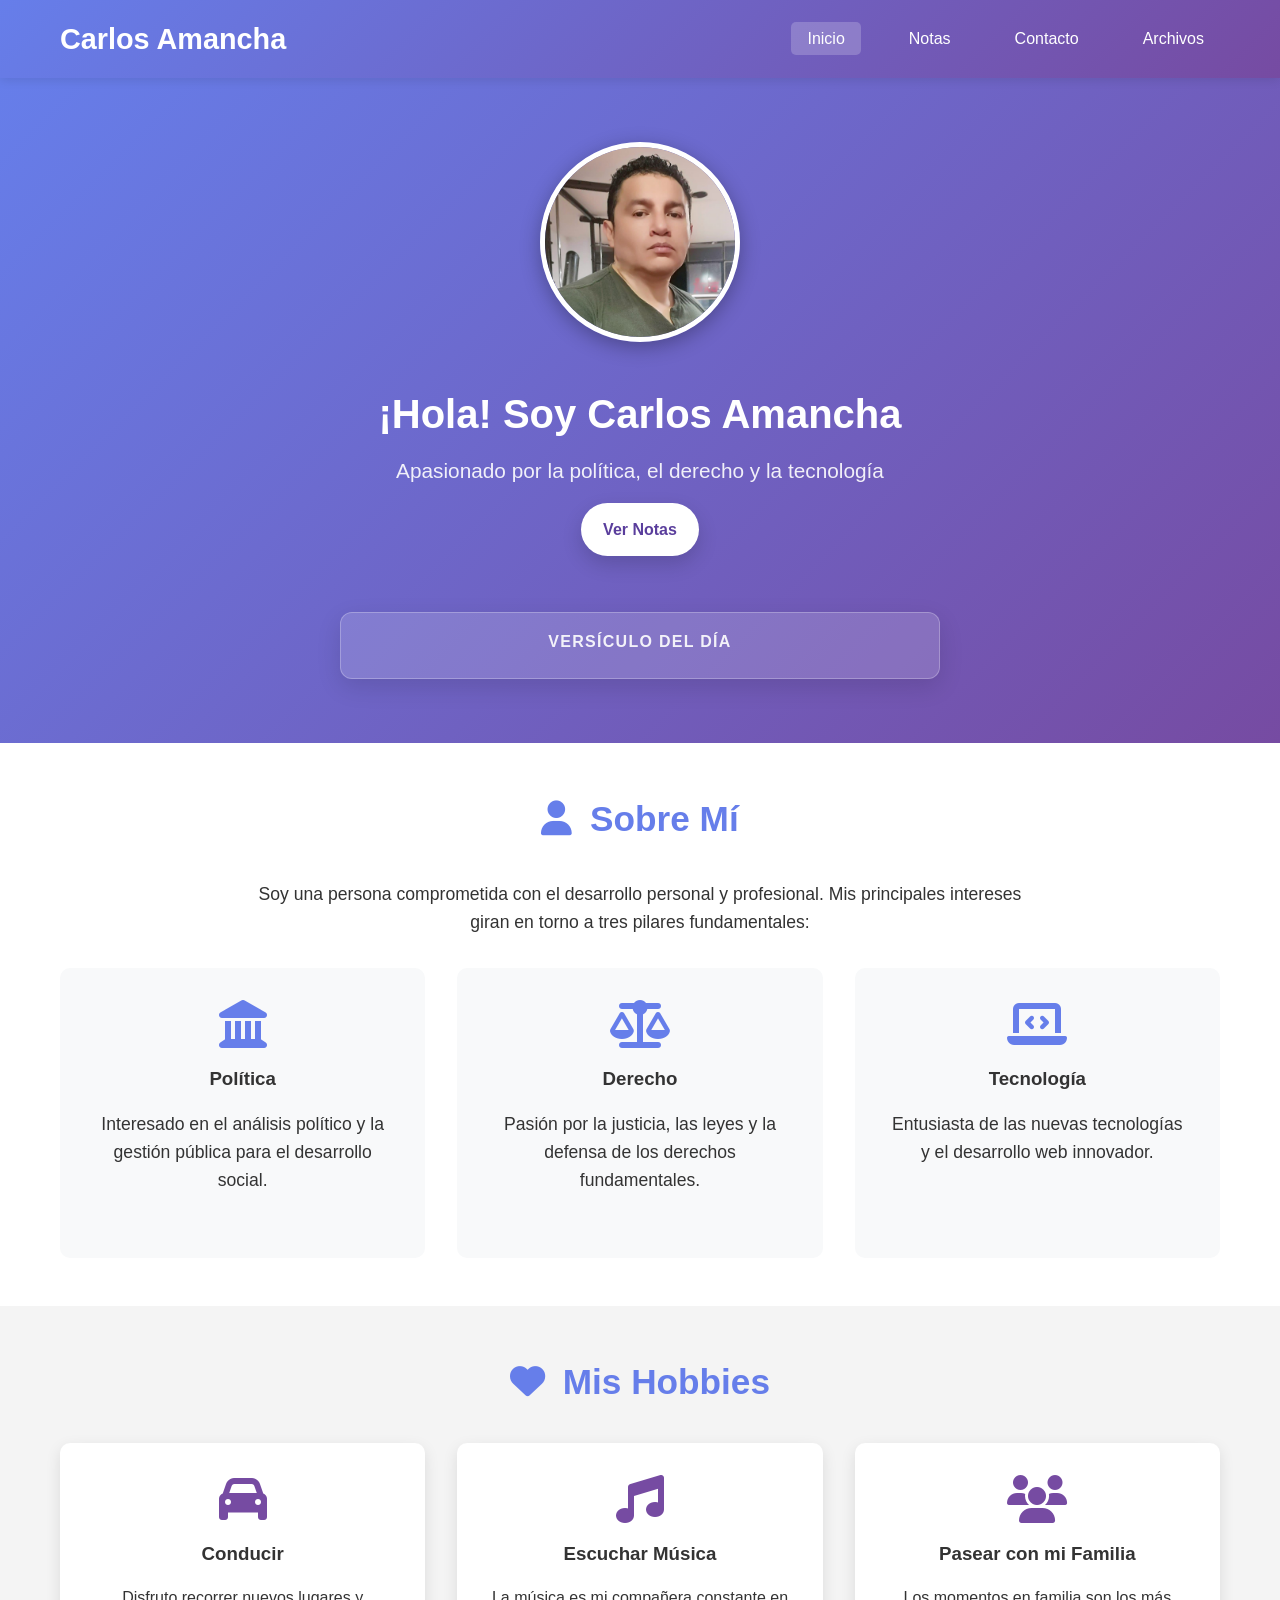
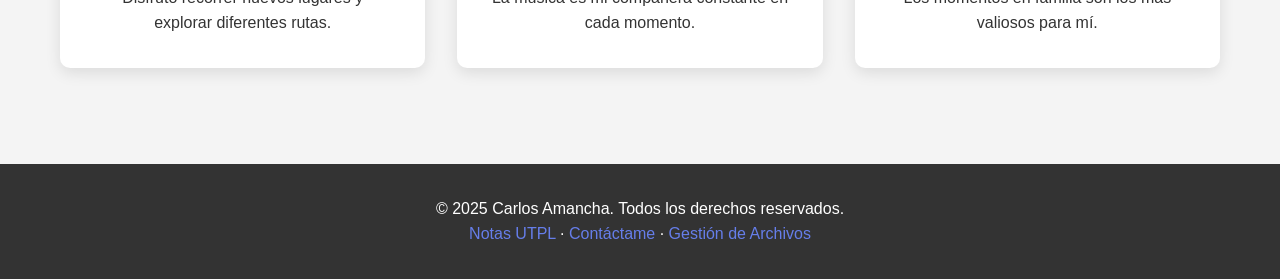
<file: index.html>
<!DOCTYPE html>
<html lang="es">
<head>
    <meta charset="UTF-8">
    <meta name="viewport" content="width=device-width, initial-scale=1.0">
    <title>Carlos Amancha - Sitio Personal</title>
    <link rel="icon" type="image/svg+xml" href="img/favicon-dragon-head.svg">
    <link rel="stylesheet" href="css/estilos.css">
    <link rel="stylesheet" href="https://cdnjs.cloudflare.com/ajax/libs/font-awesome/6.4.0/css/all.min.css">
</head>
<body>
    <nav class="navbar">
        <div class="container">
            <h1 class="logo">Carlos Amancha</h1>
            <ul class="nav-links">
                <li><a href="index.html" class="active">Inicio</a></li>
                <li><a href="notas.php">Notas</a></li>
                <li><a href="contacto.php">Contacto</a></li>
                <li><a href="archivos.php">Archivos</a></li>
            </ul>
        </div>
    </nav>

    <header class="hero">
        <div class="container">
            <div class="profile-section">
                <div class="profile-img">
                    <img src="img/carlos.jpg" alt="Carlos Amancha">
                </div>
                <div class="profile-info">
                    <h2>¡Hola! Soy Carlos Amancha</h2>
                    <p class="tagline">Apasionado por la política, el derecho y la tecnología</p>
                    <a href="notas.php" class="btn-notas">Ver Notas</a>
                </div>
                <div class="verse-box">
                    <h3>Versículo del día</h3>
                    <div id="dailyVersesWrapper"></div>
                </div>
            </div>
        </div>
    </header>

    <section class="biografia">
        <div class="container">
            <h2><i class="fas fa-user"></i> Sobre Mí</h2>
            <p>
                Soy una persona comprometida con el desarrollo personal y profesional. 
                Mis principales intereses giran en torno a tres pilares fundamentales:
            </p>
            <div class="interests">
                <div class="interest-item">
                    <i class="fas fa-landmark"></i>
                    <h3>Política</h3>
                    <p>Interesado en el análisis político y la gestión pública para el desarrollo social.</p>
                </div>
                <div class="interest-item">
                    <i class="fas fa-balance-scale"></i>
                    <h3>Derecho</h3>
                    <p>Pasión por la justicia, las leyes y la defensa de los derechos fundamentales.</p>
                </div>
                <div class="interest-item">
                    <i class="fas fa-laptop-code"></i>
                    <h3>Tecnología</h3>
                    <p>Entusiasta de las nuevas tecnologías y el desarrollo web innovador.</p>
                </div>
            </div>
        </div>
    </section>

    <section class="hobbies">
        <div class="container">
            <h2><i class="fas fa-heart"></i> Mis Hobbies</h2>
            <div class="hobbies-grid">
                <div class="hobby-card">
                    <i class="fas fa-car"></i>
                    <h3>Conducir</h3>
                    <p>Disfruto recorrer nuevos lugares y explorar diferentes rutas.</p>
                </div>
                <div class="hobby-card">
                    <i class="fas fa-music"></i>
                    <h3>Escuchar Música</h3>
                    <p>La música es mi compañera constante en cada momento.</p>
                </div>
                <div class="hobby-card">
                    <i class="fas fa-users"></i>
                    <h3>Pasear con mi Familia</h3>
                    <p>Los momentos en familia son los más valiosos para mí.</p>
                </div>
            </div>
        </div>
    </section>

    <footer class="footer">
        <div class="container">
            <p>&copy; 2025 Carlos Amancha. Todos los derechos reservados.</p>
            <p><a href="notas.html">Notas UTPL</a> · <a href="contacto.php">Contáctame</a> · <a href="archivos.php">Gestión de Archivos</a></p>
        </div>
    </footer>

    <script async defer src="https://dailyverses.net/get/verse.js?language=nvi"></script>
</body>
</html>
</file>
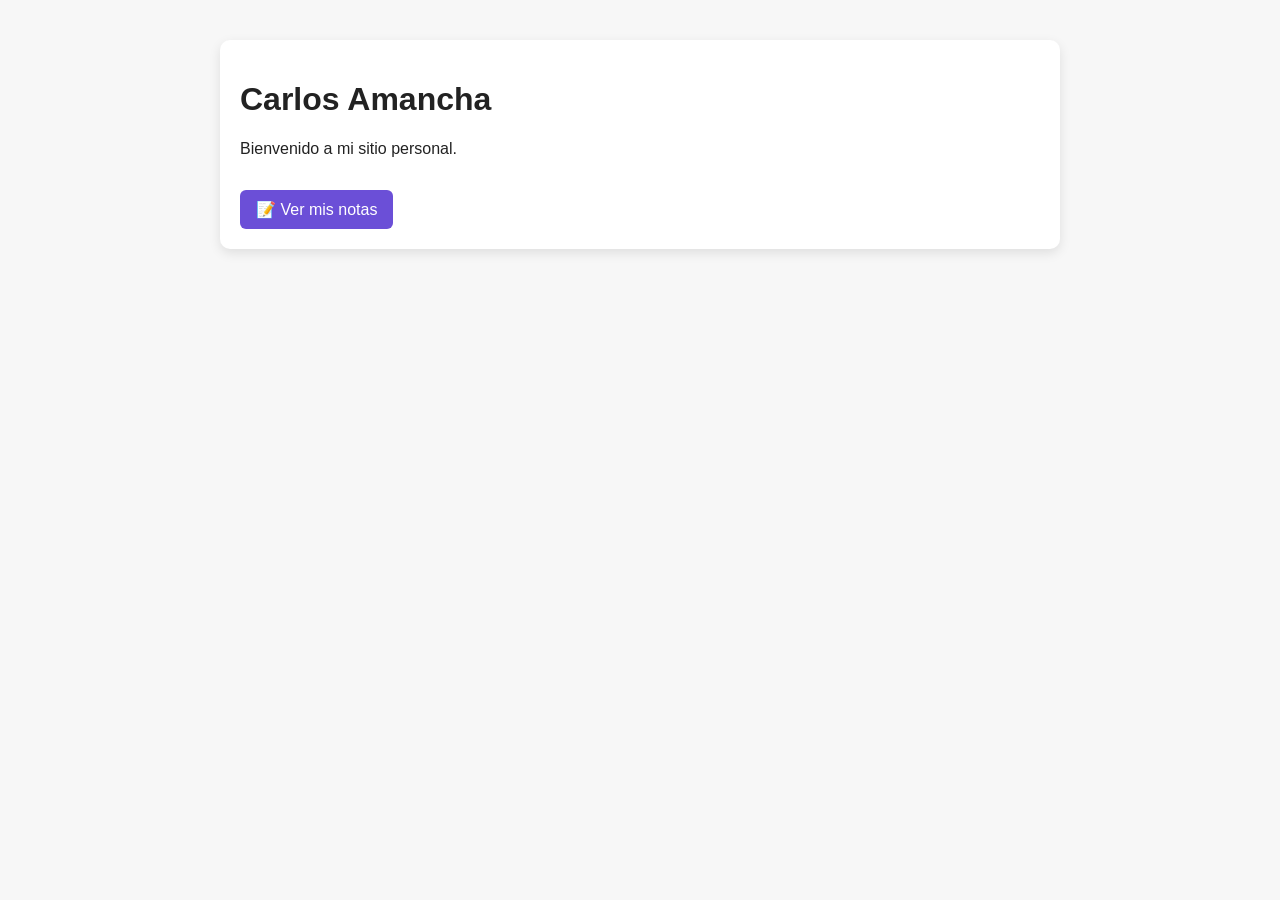
<file: index-minimo.html>
<!DOCTYPE html>
<html lang="es">
<head>
    <meta charset="UTF-8">
    <meta name="viewport" content="width=device-width, initial-scale=1.0">
    <title>Carlos Amancha - Sitio Personal</title>
    <style>
        body { font-family: Arial, sans-serif; margin: 0; padding: 0; background: #f7f7f7; color: #222; }
        .container { max-width: 800px; margin: 40px auto; padding: 20px; background: white; border-radius: 10px; box-shadow: 0 4px 12px rgba(0,0,0,0.1); }
        .btn { display: inline-block; margin-top: 16px; padding: 10px 16px; background: #6b4fd7; color: white; text-decoration: none; border-radius: 6px; }
    </style>
</head>
<body>
    <div class="container">
        <h1>Carlos Amancha</h1>
        <p>Bienvenido a mi sitio personal.</p>
        <a class="btn" href="/notas.html">📝 Ver mis notas</a>
    </div>
</body>
</html>
</file>
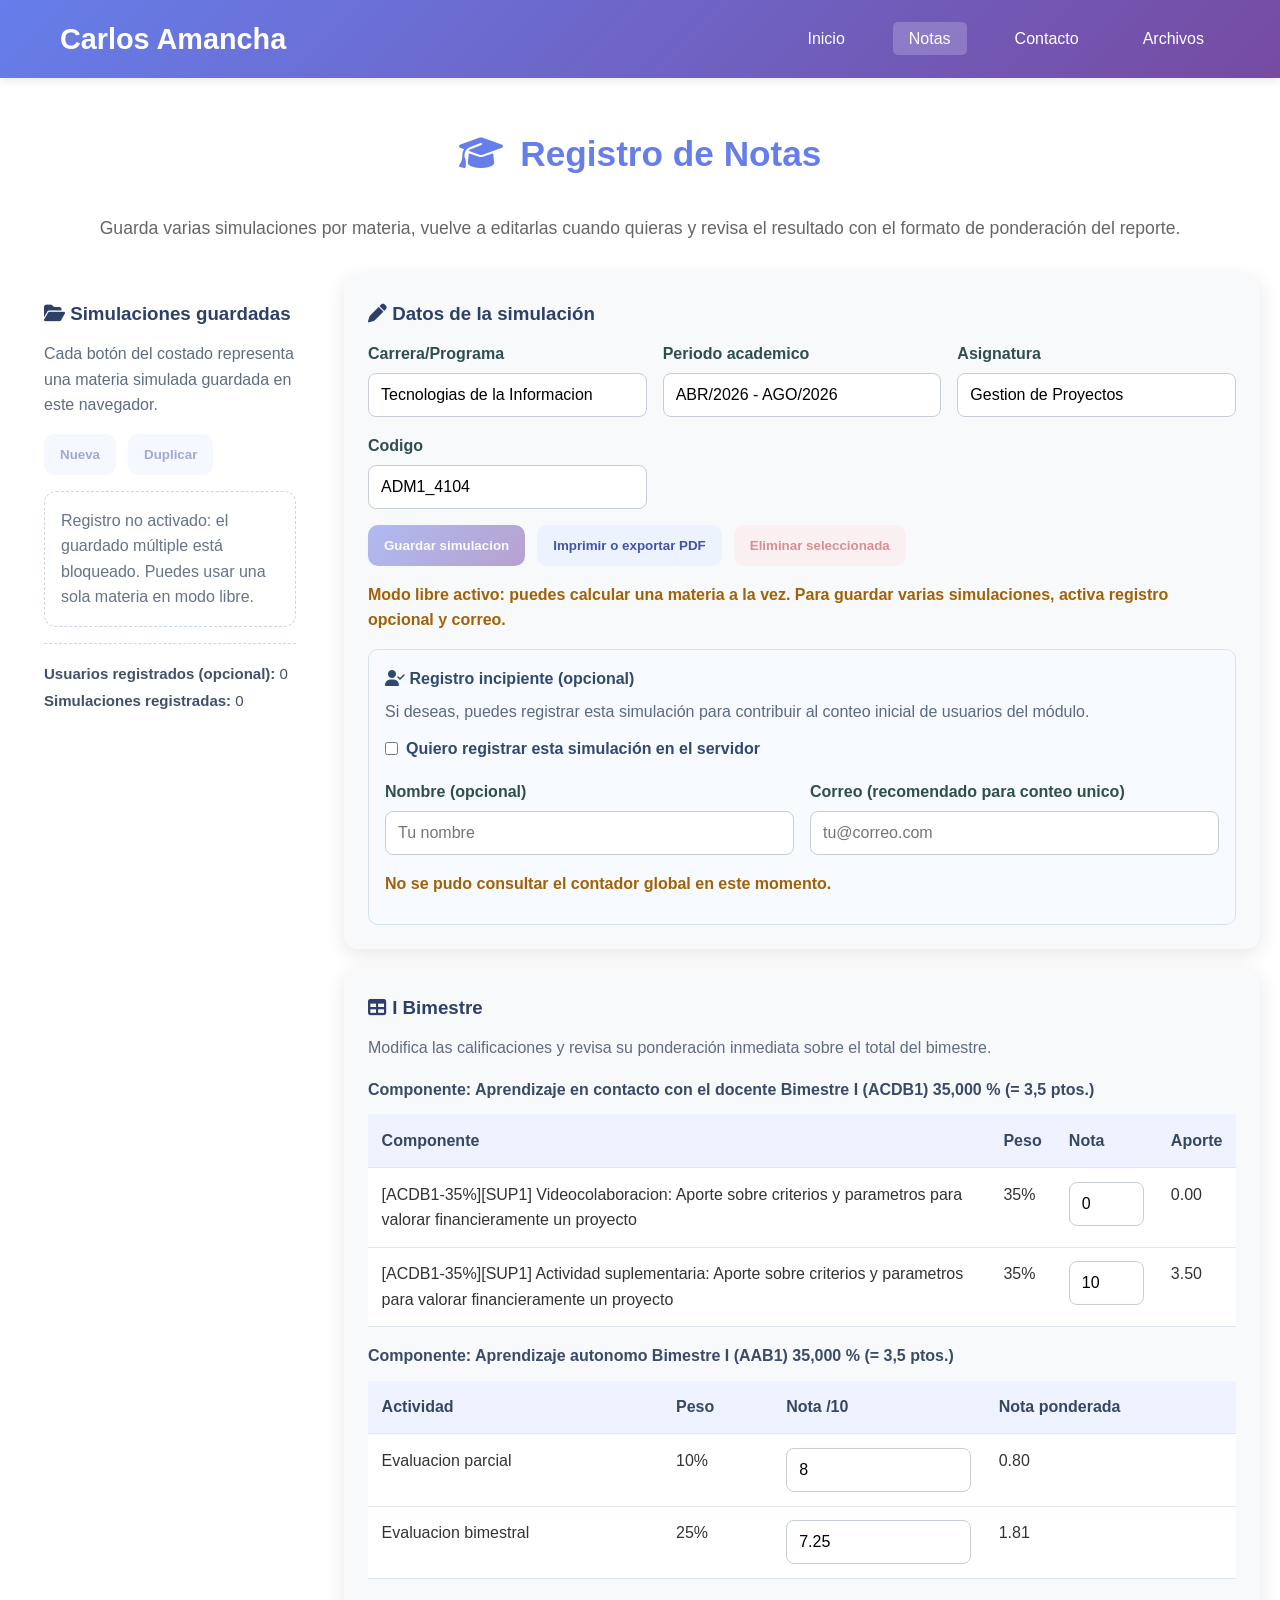
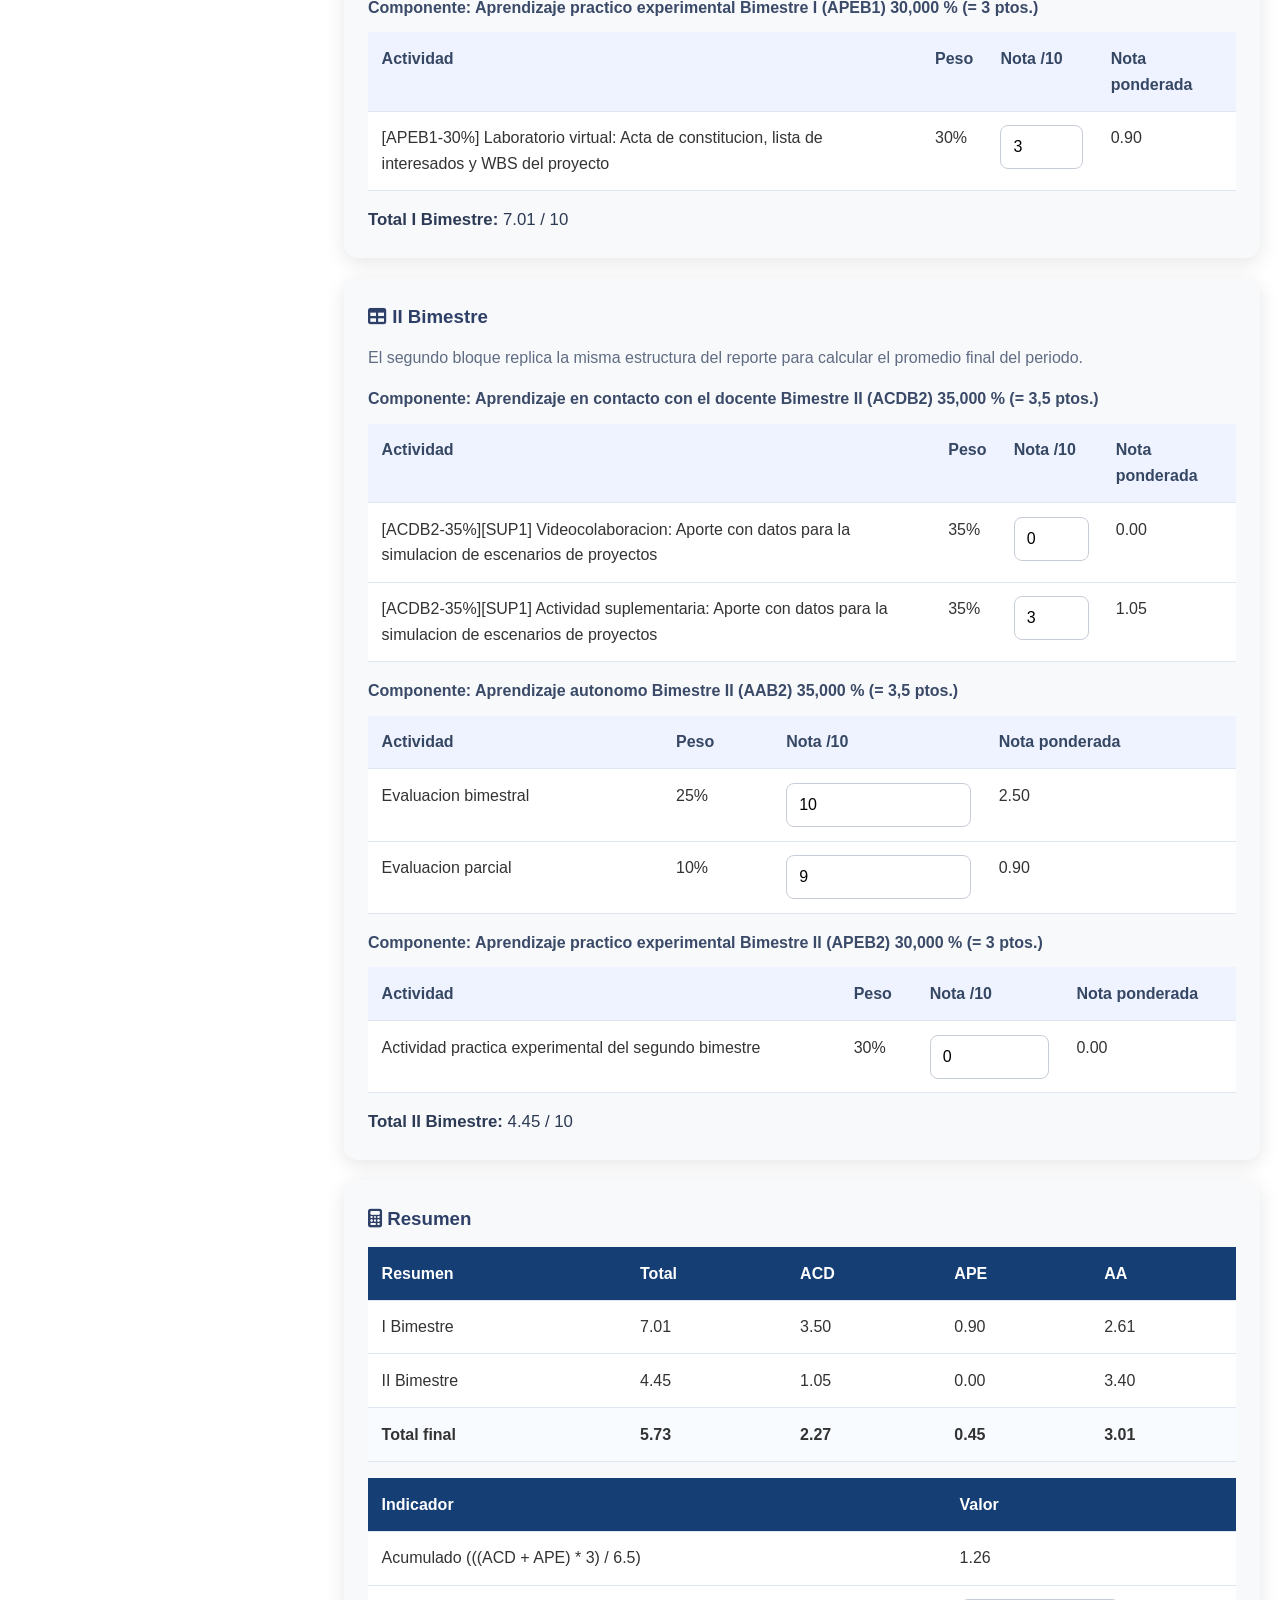
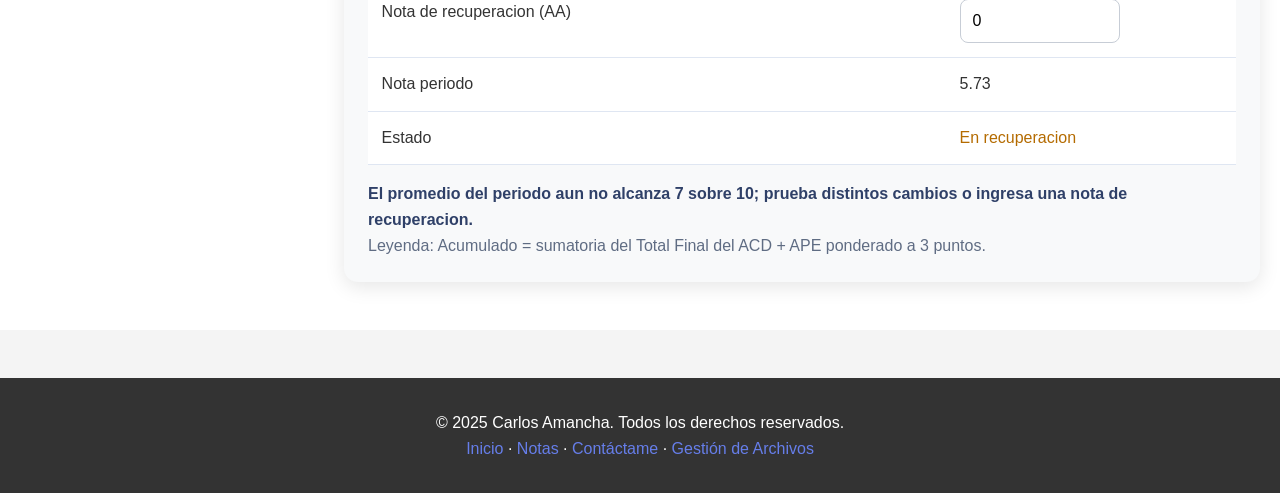
<file: notas.html>
<!DOCTYPE html>
<html lang="es">
<head>
    <meta charset="UTF-8">
    <meta name="viewport" content="width=device-width, initial-scale=1.0">
    <title>Notas UTPL | Carlos Amancha</title>
    <meta name="description" content="Simulador de proyeccion de notas UTPL (Universidad Técnica Particular de Loja): calcula, establece y visualiza escenarios de calificaciones por materia y bimestre.">
        <meta name="keywords" content="UTPL, notas, simulador, proyeccion academica, calculadora de notas, estudiantes">
        <meta name="author" content="Carlos Amancha">
        <meta name="robots" content="index,follow">
        <meta property="og:type" content="website">
        <meta property="og:title" content="Simulador de Notas UTPL | Carlos Amancha">
        <meta property="og:description" content="Herramienta para calcular, establecer y visualizar la proyeccion de notas UTPL (Universidad Técnica Particular de Loja) por materia, bimestre y estado academico.">
        <meta property="og:url" content="https://carlos-amancha.infinityfreeapp.com/notas.php">
        <meta property="og:site_name" content="Carlos Amancha">
        <meta name="twitter:card" content="summary">
        <meta name="twitter:title" content="Simulador de Notas UTPL">
        <meta name="twitter:description" content="Calcula, establece y visualiza proyecciones de notas UTPL (Universidad Técnica Particular de Loja).">
        <script type="application/ld+json">
        {
            "@context": "https://schema.org",
            "@type": "WebApplication",
            "name": "Simulador de Proyeccion de Notas UTPL",
            "applicationCategory": "EducationalApplication",
            "operatingSystem": "Web",
            "description": "Modulo para calcular, establecer y visualizar proyecciones de notas de estudiantes de la Universidad Técnica Particular de Loja (UTPL).",
            "creator": {
                "@type": "Person",
                "name": "Carlos Amancha"
            }
        }
        </script>
        <link rel="icon" type="image/svg+xml" href="img/favicon-dragon-head.svg">
    <link rel="stylesheet" href="css/estilos.css">
    <link rel="stylesheet" href="https://cdnjs.cloudflare.com/ajax/libs/font-awesome/6.4.0/css/all.min.css">
</head>
<body class="notes-page">
    <nav class="navbar">
        <div class="container">
            <h1 class="logo">Carlos Amancha</h1>
            <ul class="nav-links">
                <li><a href="index.html">Inicio</a></li>
                <li><a href="notas.php" class="active">Notas</a></li>
                <li><a href="contacto.php">Contacto</a></li>
                <li><a href="archivos.php">Archivos</a></li>
            </ul>
        </div>
    </nav>

    <section class="contact-section notes-section">
        <div class="container notes-shell">
            <h2><i class="fas fa-graduation-cap"></i> Registro de Notas</h2>
            <p class="contact-intro">Guarda varias simulaciones por materia, vuelve a editarlas cuando quieras y revisa el resultado con el formato de ponderación del reporte.</p>

            <div class="notes-layout">
                <aside class="notes-sidebar">
                    <div class="notes-card notes-sidebar-card">
                        <h3><i class="fas fa-folder-open"></i> Simulaciones guardadas</h3>
                        <p class="notes-sidebar-text">Cada botón del costado representa una materia simulada guardada en este navegador.</p>
                        <div class="notes-sidebar-actions">
                            <button type="button" id="btnNuevaSimulacion" class="notes-btn notes-btn-secondary">Nueva</button>
                            <button type="button" id="btnDuplicarSimulacion" class="notes-btn notes-btn-secondary">Duplicar</button>
                        </div>
                        <div id="listaSimulaciones" class="notes-saved-list"></div>
                        <div class="notes-metrics-box">
                            <p><strong>Usuarios registrados (opcional):</strong> <span id="metricUsuarios">0</span></p>
                            <p><strong>Simulaciones registradas:</strong> <span id="metricSimulaciones">0</span></p>
                        </div>
                    </div>
                </aside>

                <div class="notes-content">
                    <div class="form-container notes-card">
                        <h3><i class="fas fa-pen"></i> Datos de la simulación</h3>
                        <div class="notes-meta-grid">
                            <label class="notes-field">
                                Carrera/Programa
                                <input id="carreraPrograma" type="text" value="Tecnologias de la Informacion">
                            </label>
                            <label class="notes-field">
                                Periodo academico
                                <input id="periodoAcademico" type="text" value="ABR/2026 - AGO/2026">
                            </label>
                            <label class="notes-field">
                                Asignatura
                                <input id="asignatura" type="text" value="Gestion de Proyectos">
                            </label>
                            <label class="notes-field">
                                Codigo
                                <input id="codigoAsignatura" type="text" value="ADM1_4104">
                            </label>
                        </div>
                        <div class="notes-primary-actions">
                            <button type="button" id="btnGuardarSimulacion" class="notes-btn notes-btn-primary">Guardar simulacion</button>
                            <button type="button" id="btnImprimirSimulacion" class="notes-btn notes-btn-secondary">Imprimir o exportar PDF</button>
                            <button type="button" id="btnEliminarSimulacion" class="notes-btn notes-btn-danger">Eliminar seleccionada</button>
                        </div>
                        <p id="simulacionEstado" class="notes-status-text">Simulación base cargada. Puedes editarla y guardarla como una materia nueva.</p>

                        <div class="notes-optin-box">
                            <h4><i class="fas fa-user-check"></i> Registro incipiente (opcional)</h4>
                            <p>Si deseas, puedes registrar esta simulación para contribuir al conteo inicial de usuarios del módulo.</p>
                            <label class="notes-checkbox-line">
                                <input id="registroOptIn" type="checkbox">
                                Quiero registrar esta simulación en el servidor
                            </label>
                            <div class="notes-meta-grid notes-optin-grid">
                                <label class="notes-field">
                                    Nombre (opcional)
                                    <input id="registroNombre" type="text" placeholder="Tu nombre">
                                </label>
                                <label class="notes-field">
                                    Correo (recomendado para conteo unico)
                                    <input id="registroCorreo" type="email" placeholder="tu@correo.com">
                                </label>
                            </div>
                            <p id="registroEstado" class="notes-status-text">Si no marcas esta opción, puedes usar el simulador normalmente sin registro.</p>
                        </div>
                    </div>

                    <div class="form-container notes-card">
                        <h3><i class="fas fa-table"></i> I Bimestre</h3>
                        <p class="notes-card-intro">Modifica las calificaciones y revisa su ponderación inmediata sobre el total del bimestre.</p>
                        <p class="notes-component-title">Componente: Aprendizaje en contacto con el docente Bimestre I (ACDB1) 35,000 % (= 3,5 ptos.)</p>
                        <div class="notes-table-wrap">
                            <table class="notes-table">
                                <thead>
                                    <tr>
                                        <th>Componente</th>
                                        <th>Peso</th>
                                        <th>Nota</th>
                                        <th>Aporte</th>
                                    </tr>
                                </thead>
                                <tbody>
                                    <tr>
                                        <td>[ACDB1-35%][SUP1] Videocolaboracion: Aporte sobre criterios y parametros para valorar financieramente un proyecto</td>
                                        <td>35%</td>
                                        <td><input id="b1AcdbBase" type="number" min="0" max="10" step="0.01" value="0" class="notes-number-input"></td>
                                        <td><span id="b1AcdbBaseAporte">0.00</span></td>
                                    </tr>
                                    <tr>
                                        <td>[ACDB1-35%][SUP1] Actividad suplementaria: Aporte sobre criterios y parametros para valorar financieramente un proyecto</td>
                                        <td>35%</td>
                                        <td><input id="b1AcdbSup" type="number" min="0" max="10" step="0.01" value="10" class="notes-number-input"></td>
                                        <td><span id="b1AcdbSupAporte">3.50</span></td>
                                    </tr>
                                </tbody>
                            </table>
                        </div>

                        <p class="notes-component-title">Componente: Aprendizaje autonomo Bimestre I (AAB1) 35,000 % (= 3,5 ptos.)</p>
                        <div class="notes-table-wrap">
                            <table class="notes-table">
                                <thead>
                                    <tr>
                                        <th>Actividad</th>
                                        <th>Peso</th>
                                        <th>Nota /10</th>
                                        <th>Nota ponderada</th>
                                    </tr>
                                </thead>
                                <tbody>
                                    <tr>
                                        <td>Evaluacion parcial</td>
                                        <td>10%</td>
                                        <td><input id="b1AabParcial" type="number" min="0" max="10" step="0.01" value="8" class="notes-number-input"></td>
                                        <td><span id="b1AabParcialAporte">0.80</span></td>
                                    </tr>
                                    <tr>
                                        <td>Evaluacion bimestral</td>
                                        <td>25%</td>
                                        <td><input id="b1AabBimestral" type="number" min="0" max="10" step="0.01" value="7.25" class="notes-number-input"></td>
                                        <td><span id="b1AabBimestralAporte">1.81</span></td>
                                    </tr>
                                </tbody>
                            </table>
                        </div>

                        <p class="notes-component-title">Componente: Aprendizaje practico experimental Bimestre I (APEB1) 30,000 % (= 3 ptos.)</p>
                        <div class="notes-table-wrap">
                            <table class="notes-table">
                                <thead>
                                    <tr>
                                        <th>Actividad</th>
                                        <th>Peso</th>
                                        <th>Nota /10</th>
                                        <th>Nota ponderada</th>
                                    </tr>
                                </thead>
                                <tbody>
                                    <tr>
                                        <td>[APEB1-30%] Laboratorio virtual: Acta de constitucion, lista de interesados y WBS del proyecto</td>
                                        <td>30%</td>
                                        <td><input id="b1Apeb" type="number" min="0" max="10" step="0.01" value="3" class="notes-number-input"></td>
                                        <td><span id="b1ApebAporte">0.90</span></td>
                                    </tr>
                                </tbody>
                            </table>
                        </div>
                        <p class="notes-total-line"><strong>Total I Bimestre:</strong> <span id="b1Total">7.01</span> / 10</p>
                    </div>

                    <div class="form-container notes-card">
                        <h3><i class="fas fa-table"></i> II Bimestre</h3>
                        <p class="notes-card-intro">El segundo bloque replica la misma estructura del reporte para calcular el promedio final del periodo.</p>
                        <p class="notes-component-title">Componente: Aprendizaje en contacto con el docente Bimestre II (ACDB2) 35,000 % (= 3,5 ptos.)</p>
                        <div class="notes-table-wrap">
                            <table class="notes-table">
                                <thead>
                                    <tr>
                                        <th>Actividad</th>
                                        <th>Peso</th>
                                        <th>Nota /10</th>
                                        <th>Nota ponderada</th>
                                    </tr>
                                </thead>
                                <tbody>
                                    <tr>
                                        <td>[ACDB2-35%][SUP1] Videocolaboracion: Aporte con datos para la simulacion de escenarios de proyectos</td>
                                        <td>35%</td>
                                        <td><input id="b2AcdbBase" type="number" min="0" max="10" step="0.01" value="0" class="notes-number-input"></td>
                                        <td><span id="b2AcdbBaseAporte">0.00</span></td>
                                    </tr>
                                    <tr>
                                        <td>[ACDB2-35%][SUP1] Actividad suplementaria: Aporte con datos para la simulacion de escenarios de proyectos</td>
                                        <td>35%</td>
                                        <td><input id="b2AcdbSup" type="number" min="0" max="10" step="0.01" value="3" class="notes-number-input"></td>
                                        <td><span id="b2AcdbSupAporte">1.05</span></td>
                                    </tr>
                                </tbody>
                            </table>
                        </div>

                        <p class="notes-component-title">Componente: Aprendizaje autonomo Bimestre II (AAB2) 35,000 % (= 3,5 ptos.)</p>
                        <div class="notes-table-wrap">
                            <table class="notes-table">
                                <thead>
                                    <tr>
                                        <th>Actividad</th>
                                        <th>Peso</th>
                                        <th>Nota /10</th>
                                        <th>Nota ponderada</th>
                                    </tr>
                                </thead>
                                <tbody>
                                    <tr>
                                        <td>Evaluacion bimestral</td>
                                        <td>25%</td>
                                        <td><input id="b2AabBimestral" type="number" min="0" max="10" step="0.01" value="10" class="notes-number-input"></td>
                                        <td><span id="b2AabBimestralAporte">2.50</span></td>
                                    </tr>
                                    <tr>
                                        <td>Evaluacion parcial</td>
                                        <td>10%</td>
                                        <td><input id="b2AabParcial" type="number" min="0" max="10" step="0.01" value="9" class="notes-number-input"></td>
                                        <td><span id="b2AabParcialAporte">0.90</span></td>
                                    </tr>
                                </tbody>
                            </table>
                        </div>

                        <p class="notes-component-title">Componente: Aprendizaje practico experimental Bimestre II (APEB2) 30,000 % (= 3 ptos.)</p>
                        <div class="notes-table-wrap">
                            <table class="notes-table">
                                <thead>
                                    <tr>
                                        <th>Actividad</th>
                                        <th>Peso</th>
                                        <th>Nota /10</th>
                                        <th>Nota ponderada</th>
                                    </tr>
                                </thead>
                                <tbody>
                                    <tr>
                                        <td>Actividad practica experimental del segundo bimestre</td>
                                        <td>30%</td>
                                        <td><input id="b2Apeb" type="number" min="0" max="10" step="0.01" value="0" class="notes-number-input"></td>
                                        <td><span id="b2ApebAporte">0.00</span></td>
                                    </tr>
                                </tbody>
                            </table>
                        </div>
                        <p class="notes-total-line"><strong>Total II Bimestre:</strong> <span id="b2Total">4.45</span> / 10</p>
                    </div>

                    <div class="form-container notes-card">
                        <h3><i class="fas fa-calculator"></i> Resumen</h3>
                        <div class="notes-table-wrap">
                            <table class="notes-table notes-table-summary">
                                <thead>
                                    <tr>
                                        <th>Resumen</th>
                                        <th>Total</th>
                                        <th>ACD</th>
                                        <th>APE</th>
                                        <th>AA</th>
                                    </tr>
                                </thead>
                                <tbody>
                                    <tr>
                                        <td>I Bimestre</td>
                                        <td><span id="resB1Total">7.01</span></td>
                                        <td><span id="resB1Acd">3.50</span></td>
                                        <td><span id="resB1Ape">0.90</span></td>
                                        <td><span id="resB1Aa">2.61</span></td>
                                    </tr>
                                    <tr>
                                        <td>II Bimestre</td>
                                        <td><span id="resB2Total">4.45</span></td>
                                        <td><span id="resB2Acd">1.05</span></td>
                                        <td><span id="resB2Ape">0.00</span></td>
                                        <td><span id="resB2Aa">3.40</span></td>
                                    </tr>
                                    <tr class="notes-summary-total-row">
                                        <td>Total final</td>
                                        <td><span id="totalPonderado">5.73</span></td>
                                        <td><span id="resFinalAcd">2.27</span></td>
                                        <td><span id="resFinalApe">0.45</span></td>
                                        <td><span id="resFinalAa">3.00</span></td>
                                    </tr>
                                </tbody>
                            </table>
                        </div>

                        <div class="notes-table-wrap">
                            <table class="notes-table notes-table-summary">
                                <thead>
                                    <tr>
                                        <th>Indicador</th>
                                        <th>Valor</th>
                                    </tr>
                                </thead>
                                <tbody>
                                    <tr>
                                        <td>Acumulado (((ACD + APE) * 3) / 6.5)</td>
                                        <td><span id="valorAcumulado">1.26</span></td>
                                    </tr>
                                    <tr>
                                        <td>Nota de recuperacion (AA)</td>
                                        <td><input id="notaRecuperacion" type="number" min="0" max="10" step="0.01" value="0" class="notes-number-input notes-number-input-short"></td>
                                    </tr>
                                    <tr>
                                        <td>Nota periodo</td>
                                        <td><span id="notaPeriodo">5.73</span></td>
                                    </tr>
                                    <tr>
                                        <td>Estado</td>
                                        <td><span id="estadoNota">En recuperacion</span></td>
                                    </tr>
                                </tbody>
                            </table>
                        </div>

                        <p id="mensajeNota" class="notes-message">La simulacion usa las mismas ponderaciones visibles en el reporte para que el resultado cambie con precision.</p>
                        <p class="notes-legend">Leyenda: Acumulado = sumatoria del Total Final del ACD + APE ponderado a 3 puntos.</p>
                    </div>
                </div>
            </div>
        </div>
    </section>

    <footer class="footer">
        <div class="container">
            <p>&copy; 2025 Carlos Amancha. Todos los derechos reservados.</p>
            <p><a href="index.html">Inicio</a> · <a href="notas.php">Notas</a> · <a href="contacto.php">Contáctame</a> · <a href="archivos.php">Gestión de Archivos</a></p>
        </div>
    </footer>

    <script>
        const STORAGE_KEY = 'carlos-amancha-simulaciones-notas-v1';
        const CLIENT_ID_KEY = 'carlos-amancha-notes-client-id-v1';
        const REGISTRO_ENDPOINT = 'notas_registro.php';

        const metadataInputs = {
            carreraPrograma: document.getElementById('carreraPrograma'),
            periodoAcademico: document.getElementById('periodoAcademico'),
            asignatura: document.getElementById('asignatura'),
            codigoAsignatura: document.getElementById('codigoAsignatura')
        };

        const scoreInputs = {
            b1AcdbBase: document.getElementById('b1AcdbBase'),
            b1AcdbSup: document.getElementById('b1AcdbSup'),
            b1AabParcial: document.getElementById('b1AabParcial'),
            b1AabBimestral: document.getElementById('b1AabBimestral'),
            b1Apeb: document.getElementById('b1Apeb'),
            b2AcdbBase: document.getElementById('b2AcdbBase'),
            b2AcdbSup: document.getElementById('b2AcdbSup'),
            b2AabBimestral: document.getElementById('b2AabBimestral'),
            b2AabParcial: document.getElementById('b2AabParcial'),
            b2Apeb: document.getElementById('b2Apeb'),
            notaRecuperacion: document.getElementById('notaRecuperacion')
        };

        const resultSpans = {
            b1AcdbBaseAporte: document.getElementById('b1AcdbBaseAporte'),
            b1AcdbSupAporte: document.getElementById('b1AcdbSupAporte'),
            b1AabParcialAporte: document.getElementById('b1AabParcialAporte'),
            b1AabBimestralAporte: document.getElementById('b1AabBimestralAporte'),
            b1ApebAporte: document.getElementById('b1ApebAporte'),
            b2AcdbBaseAporte: document.getElementById('b2AcdbBaseAporte'),
            b2AcdbSupAporte: document.getElementById('b2AcdbSupAporte'),
            b2AabBimestralAporte: document.getElementById('b2AabBimestralAporte'),
            b2AabParcialAporte: document.getElementById('b2AabParcialAporte'),
            b2ApebAporte: document.getElementById('b2ApebAporte'),
            b1Total: document.getElementById('b1Total'),
            b2Total: document.getElementById('b2Total'),
            resB1Total: document.getElementById('resB1Total'),
            resB1Acd: document.getElementById('resB1Acd'),
            resB1Ape: document.getElementById('resB1Ape'),
            resB1Aa: document.getElementById('resB1Aa'),
            resB2Total: document.getElementById('resB2Total'),
            resB2Acd: document.getElementById('resB2Acd'),
            resB2Ape: document.getElementById('resB2Ape'),
            resB2Aa: document.getElementById('resB2Aa'),
            totalPonderado: document.getElementById('totalPonderado'),
            resFinalAcd: document.getElementById('resFinalAcd'),
            resFinalApe: document.getElementById('resFinalApe'),
            resFinalAa: document.getElementById('resFinalAa'),
            valorAcumulado: document.getElementById('valorAcumulado'),
            notaPeriodo: document.getElementById('notaPeriodo'),
            estadoNota: document.getElementById('estadoNota'),
            mensajeNota: document.getElementById('mensajeNota')
        };

        const listaSimulaciones = document.getElementById('listaSimulaciones');
        const simulacionEstado = document.getElementById('simulacionEstado');
        const btnNuevaSimulacion = document.getElementById('btnNuevaSimulacion');
        const btnDuplicarSimulacion = document.getElementById('btnDuplicarSimulacion');
        const btnGuardarSimulacion = document.getElementById('btnGuardarSimulacion');
        const btnImprimirSimulacion = document.getElementById('btnImprimirSimulacion');
        const btnEliminarSimulacion = document.getElementById('btnEliminarSimulacion');
        const registroOptIn = document.getElementById('registroOptIn');
        const registroNombre = document.getElementById('registroNombre');
        const registroCorreo = document.getElementById('registroCorreo');
        const registroEstado = document.getElementById('registroEstado');
        const metricUsuarios = document.getElementById('metricUsuarios');
        const metricSimulaciones = document.getElementById('metricSimulaciones');

        let currentSimulationId = null;
        let isDirty = false;

        function getDefaultState() {
            return {
                metadata: {
                    carreraPrograma: 'Tecnologias de la Informacion',
                    periodoAcademico: 'ABR/2026 - AGO/2026',
                    asignatura: 'Gestion de Proyectos',
                    codigoAsignatura: 'ADM1_4104'
                },
                scores: {
                    b1AcdbBase: 0,
                    b1AcdbSup: 10,
                    b1AabParcial: 8,
                    b1AabBimestral: 7.25,
                    b1Apeb: 3,
                    b2AcdbBase: 0,
                    b2AcdbSup: 3,
                    b2AabBimestral: 10,
                    b2AabParcial: 9,
                    b2Apeb: 0,
                    notaRecuperacion: 0
                }
            };
        }

        function getBlankState() {
            return {
                metadata: {
                    carreraPrograma: metadataInputs.carreraPrograma.value || 'Tecnologias de la Informacion',
                    periodoAcademico: metadataInputs.periodoAcademico.value || 'ABR/2026 - AGO/2026',
                    asignatura: 'Nueva materia',
                    codigoAsignatura: ''
                },
                scores: {
                    b1AcdbBase: 0,
                    b1AcdbSup: 0,
                    b1AabParcial: 0,
                    b1AabBimestral: 0,
                    b1Apeb: 0,
                    b2AcdbBase: 0,
                    b2AcdbSup: 0,
                    b2AabBimestral: 0,
                    b2AabParcial: 0,
                    b2Apeb: 0,
                    notaRecuperacion: 0
                }
            };
        }

        function cloneState(state) {
            return JSON.parse(JSON.stringify(state));
        }

        function generateId() {
            if (window.crypto && typeof window.crypto.randomUUID === 'function') {
                return window.crypto.randomUUID();
            }
            return 'sim-' + Date.now() + '-' + Math.floor(Math.random() * 100000);
        }

        function getClientId() {
            let clientId = localStorage.getItem(CLIENT_ID_KEY);
            if (!clientId) {
                clientId = generateId();
                localStorage.setItem(CLIENT_ID_KEY, clientId);
            }
            return clientId;
        }

        function loadSimulations() {
            try {
                const raw = localStorage.getItem(STORAGE_KEY);
                const parsed = raw ? JSON.parse(raw) : [];
                return Array.isArray(parsed) ? parsed : [];
            } catch (error) {
                return [];
            }
        }

        function saveSimulations(simulations) {
            localStorage.setItem(STORAGE_KEY, JSON.stringify(simulations));
        }

        function setRegistroStatus(message, tone) {
            registroEstado.textContent = message;
            registroEstado.dataset.tone = tone || 'default';
        }

        function isEmailValid(email) {
            return /^[^\s@]+@[^\s@]+\.[^\s@]+$/.test(email);
        }

        function canPersistSimulations() {
            const correo = (registroCorreo.value || '').trim();
            return registroOptIn.checked && isEmailValid(correo);
        }

        function syncRegistrationModeUI() {
            const enabled = canPersistSimulations();

            btnGuardarSimulacion.disabled = !enabled;
            btnDuplicarSimulacion.disabled = !enabled;
            btnEliminarSimulacion.disabled = !enabled;
            btnNuevaSimulacion.disabled = !enabled;

            listaSimulaciones.classList.toggle('notes-sidebar-locked', !enabled);

            if (!enabled) {
                currentSimulationId = null;
                isDirty = false;
                setStatus('Modo libre activo: puedes calcular una materia a la vez. Para guardar varias simulaciones, activa registro opcional y correo.', 'warning');
            }

            renderSimulationList();
        }

        function updateMetrics(metrics) {
            if (!metrics) {
                return;
            }
            metricUsuarios.textContent = String(metrics.totalUsers ?? 0);
            metricSimulaciones.textContent = String(metrics.totalSimulations ?? 0);
        }

        async function fetchMetrics() {
            try {
                const response = await fetch(REGISTRO_ENDPOINT + '?action=metrics', {
                    method: 'GET',
                    headers: {
                        'Accept': 'application/json'
                    }
                });
                if (!response.ok) {
                    return;
                }
                const payload = await response.json();
                if (payload && payload.success) {
                    updateMetrics(payload.metrics);
                }
            } catch (error) {
                setRegistroStatus('No se pudo consultar el contador global en este momento.', 'warning');
            }
        }

        async function registrarUsoEnServidor(data) {
            try {
                const response = await fetch(REGISTRO_ENDPOINT, {
                    method: 'POST',
                    headers: {
                        'Content-Type': 'application/json',
                        'Accept': 'application/json'
                    },
                    body: JSON.stringify(data)
                });

                if (!response.ok) {
                    setRegistroStatus('No se pudo registrar la simulación en el servidor.', 'warning');
                    return;
                }

                const payload = await response.json();
                if (payload && payload.success) {
                    updateMetrics(payload.metrics);
                    setRegistroStatus('Registro opcional enviado correctamente. Gracias por apoyar esta fase inicial.', 'success');
                } else {
                    setRegistroStatus('El servidor recibió la solicitud, pero no pudo confirmarla.', 'warning');
                }
            } catch (error) {
                setRegistroStatus('No se pudo conectar con el servidor para registrar el uso.', 'warning');
            }
        }

        function setStatus(message, tone) {
            simulacionEstado.textContent = message;
            simulacionEstado.dataset.tone = tone || 'default';
        }

        function limitarNota(input) {
            const valor = Number(input.value || 0);
            if (valor < 0) {
                input.value = 0;
            } else if (valor > 10) {
                input.value = 10;
            }
            return Number(input.value || 0);
        }

        function ponderar(nota, peso) {
            return nota * (peso / 100);
        }

        function calculateFromScores(scores) {
            const calcB1AcdbBase = ponderar(scores.b1AcdbBase, 35);
            const calcB1AcdbSup = ponderar(scores.b1AcdbSup, 35);
            const calcB1AabParcial = ponderar(scores.b1AabParcial, 10);
            const calcB1AabBimestral = ponderar(scores.b1AabBimestral, 25);
            const calcB1Apeb = ponderar(scores.b1Apeb, 30);

            const calcB2AcdbBase = ponderar(scores.b2AcdbBase, 35);
            const calcB2AcdbSup = ponderar(scores.b2AcdbSup, 35);
            const calcB2AabBimestral = ponderar(scores.b2AabBimestral, 25);
            const calcB2AabParcial = ponderar(scores.b2AabParcial, 10);
            const calcB2Apeb = ponderar(scores.b2Apeb, 30);

            const totalB1Acd = calcB1AcdbBase + calcB1AcdbSup;
            const totalB1Aa = calcB1AabParcial + calcB1AabBimestral;
            const totalB1Ape = calcB1Apeb;
            const totalB1 = totalB1Acd + totalB1Aa + totalB1Ape;

            const totalB2Acd = calcB2AcdbBase + calcB2AcdbSup;
            const totalB2Aa = calcB2AabBimestral + calcB2AabParcial;
            const totalB2Ape = calcB2Apeb;
            const totalB2 = totalB2Acd + totalB2Aa + totalB2Ape;

            const finalAcd = (totalB1Acd + totalB2Acd) / 2;
            const finalApe = (totalB1Ape + totalB2Ape) / 2;
            const finalAa = (totalB1Aa + totalB2Aa) / 2;
            const totalFinal = (totalB1 + totalB2) / 2;
            const acumulado = ((finalAcd + finalApe) * 3) / 6.5;
            const notaPeriodoActual = scores.notaRecuperacion > 0 ? Math.max(totalFinal, scores.notaRecuperacion) : totalFinal;

            let status = 'En recuperacion';
            let message = 'El promedio del periodo aun no alcanza 7 sobre 10; prueba distintos cambios o ingresa una nota de recuperacion.';
            let color = '#b46b00';
            let tone = 'warning';

            if (notaPeriodoActual >= 7) {
                status = 'Aprobado';
                message = 'El promedio final del periodo alcanza la nota minima de aprobacion.';
                color = '#1f8f3b';
                tone = 'success';
            } else if (scores.notaRecuperacion > 0 && notaPeriodoActual < 7) {
                status = 'No aprobado';
                message = 'Ni el promedio del periodo ni la recuperacion alcanzan 7 sobre 10.';
                color = '#b42828';
                tone = 'danger';
            }

            return {
                calcB1AcdbBase,
                calcB1AcdbSup,
                calcB1AabParcial,
                calcB1AabBimestral,
                calcB1Apeb,
                calcB2AcdbBase,
                calcB2AcdbSup,
                calcB2AabBimestral,
                calcB2AabParcial,
                calcB2Apeb,
                totalB1Acd,
                totalB1Aa,
                totalB1Ape,
                totalB1,
                totalB2Acd,
                totalB2Aa,
                totalB2Ape,
                totalB2,
                finalAcd,
                finalApe,
                finalAa,
                totalFinal,
                acumulado,
                notaPeriodoActual,
                status,
                message,
                color,
                tone
            };
        }

        function readCurrentState() {
            const metadata = {};
            const scores = {};

            Object.keys(metadataInputs).forEach((key) => {
                metadata[key] = metadataInputs[key].value.trim();
            });

            Object.keys(scoreInputs).forEach((key) => {
                scores[key] = limitarNota(scoreInputs[key]);
            });

            return { metadata, scores };
        }

        function applyState(state) {
            const safeState = state || getDefaultState();

            Object.keys(metadataInputs).forEach((key) => {
                metadataInputs[key].value = safeState.metadata[key] ?? '';
            });

            Object.keys(scoreInputs).forEach((key) => {
                scoreInputs[key].value = safeState.scores[key] ?? 0;
            });
        }

        function getDisplayTitle(state) {
            return state.metadata.asignatura || 'Materia sin nombre';
        }

        function formatDate(dateText) {
            const date = new Date(dateText);
            if (Number.isNaN(date.getTime())) {
                return '';
            }
            return date.toLocaleString('es-EC', {
                day: '2-digit',
                month: '2-digit',
                year: 'numeric',
                hour: '2-digit',
                minute: '2-digit'
            });
        }

        function renderSimulationList() {
            if (!canPersistSimulations()) {
                listaSimulaciones.innerHTML = '';
                const lockedState = document.createElement('div');
                lockedState.className = 'notes-empty-state';
                lockedState.textContent = 'Registro no activado: el guardado múltiple está bloqueado. Puedes usar una sola materia en modo libre.';
                listaSimulaciones.appendChild(lockedState);
                return;
            }

            const simulations = loadSimulations().sort((left, right) => new Date(right.updatedAt) - new Date(left.updatedAt));
            listaSimulaciones.innerHTML = '';

            if (simulations.length === 0) {
                const emptyState = document.createElement('div');
                emptyState.className = 'notes-empty-state';
                emptyState.textContent = 'Aun no hay simulaciones guardadas. Crea una, guarda y aparecerá aqui.';
                listaSimulaciones.appendChild(emptyState);
                return;
            }

            simulations.forEach((simulation) => {
                const button = document.createElement('button');
                button.type = 'button';
                button.className = 'notes-saved-item';

                if (simulation.id === currentSimulationId) {
                    button.classList.add('active');
                }

                const title = document.createElement('strong');
                title.textContent = simulation.title + (simulation.id === currentSimulationId && isDirty ? ' *' : '');

                const badge = document.createElement('span');
                const summary = simulation.summary || calculateFromScores(simulation.state.scores);
                badge.className = 'notes-status-badge notes-status-' + (summary.tone || 'warning');
                badge.textContent = summary.status + ' · ' + Number(summary.notaPeriodoActual || 0).toFixed(2);

                const meta = document.createElement('span');
                meta.textContent = (simulation.code || 'Sin codigo') + ' · ' + formatDate(simulation.updatedAt);

                button.appendChild(title);
                button.appendChild(badge);
                button.appendChild(meta);
                button.addEventListener('click', () => {
                    loadSimulationById(simulation.id);
                });
                listaSimulaciones.appendChild(button);
            });
        }

        function markDirty() {
            isDirty = true;
            renderSimulationList();
            if (currentSimulationId) {
                setStatus('Hay cambios sin guardar en la simulacion seleccionada.', 'warning');
            } else {
                setStatus('Editando materia actual. Guarda para agregarla al menu lateral cuando tengas registro activo.', 'warning');
            }
        }

        function updateCalculations() {
            const values = {};

            Object.keys(scoreInputs).forEach((key) => {
                values[key] = limitarNota(scoreInputs[key]);
            });
            const summary = calculateFromScores(values);

            resultSpans.b1AcdbBaseAporte.textContent = summary.calcB1AcdbBase.toFixed(2);
            resultSpans.b1AcdbSupAporte.textContent = summary.calcB1AcdbSup.toFixed(2);
            resultSpans.b1AabParcialAporte.textContent = summary.calcB1AabParcial.toFixed(2);
            resultSpans.b1AabBimestralAporte.textContent = summary.calcB1AabBimestral.toFixed(2);
            resultSpans.b1ApebAporte.textContent = summary.calcB1Apeb.toFixed(2);
            resultSpans.b2AcdbBaseAporte.textContent = summary.calcB2AcdbBase.toFixed(2);
            resultSpans.b2AcdbSupAporte.textContent = summary.calcB2AcdbSup.toFixed(2);
            resultSpans.b2AabBimestralAporte.textContent = summary.calcB2AabBimestral.toFixed(2);
            resultSpans.b2AabParcialAporte.textContent = summary.calcB2AabParcial.toFixed(2);
            resultSpans.b2ApebAporte.textContent = summary.calcB2Apeb.toFixed(2);

            resultSpans.b1Total.textContent = summary.totalB1.toFixed(2);
            resultSpans.b2Total.textContent = summary.totalB2.toFixed(2);
            resultSpans.resB1Total.textContent = summary.totalB1.toFixed(2);
            resultSpans.resB1Acd.textContent = summary.totalB1Acd.toFixed(2);
            resultSpans.resB1Ape.textContent = summary.totalB1Ape.toFixed(2);
            resultSpans.resB1Aa.textContent = summary.totalB1Aa.toFixed(2);
            resultSpans.resB2Total.textContent = summary.totalB2.toFixed(2);
            resultSpans.resB2Acd.textContent = summary.totalB2Acd.toFixed(2);
            resultSpans.resB2Ape.textContent = summary.totalB2Ape.toFixed(2);
            resultSpans.resB2Aa.textContent = summary.totalB2Aa.toFixed(2);
            resultSpans.totalPonderado.textContent = summary.totalFinal.toFixed(2);
            resultSpans.resFinalAcd.textContent = summary.finalAcd.toFixed(2);
            resultSpans.resFinalApe.textContent = summary.finalApe.toFixed(2);
            resultSpans.resFinalAa.textContent = summary.finalAa.toFixed(2);
            resultSpans.valorAcumulado.textContent = summary.acumulado.toFixed(2);
            resultSpans.notaPeriodo.textContent = summary.notaPeriodoActual.toFixed(2);
            resultSpans.estadoNota.textContent = summary.status;
            resultSpans.estadoNota.style.color = summary.color;
            resultSpans.mensajeNota.textContent = summary.message;
        }

        function loadSimulationById(id) {
            if (!canPersistSimulations()) {
                setStatus('Activa registro opcional con correo para cargar simulaciones guardadas.', 'warning');
                return;
            }
            const simulation = loadSimulations().find((item) => item.id === id);
            if (!simulation) {
                return;
            }
            currentSimulationId = simulation.id;
            isDirty = false;
            applyState(cloneState(simulation.state));
            updateCalculations();
            renderSimulationList();
            setStatus('Simulacion cargada: ' + simulation.title + '.', 'default');
        }

        function saveCurrentSimulation(options) {
            if (!canPersistSimulations()) {
                setStatus('No se puede guardar: activa el registro opcional y agrega un correo valido.', 'warning');
                setRegistroStatus('Para guardar simulaciones debes activar registro opcional y escribir un correo valido.', 'warning');
                return;
            }

            const config = options || {};
            const duplicate = config.duplicate === true;
            const simulations = loadSimulations();
            const state = readCurrentState();
            const title = getDisplayTitle(state);
            const code = state.metadata.codigoAsignatura || 'Sin codigo';
            const simulationId = duplicate || !currentSimulationId ? generateId() : currentSimulationId;
            const summary = calculateFromScores(state.scores);
            const simulation = {
                id: simulationId,
                title: duplicate ? title + ' (copia)' : title,
                code,
                updatedAt: new Date().toISOString(),
                state: cloneState(state),
                summary: {
                    status: summary.status,
                    tone: summary.tone,
                    notaPeriodoActual: Number(summary.notaPeriodoActual.toFixed(2))
                }
            };

            const remaining = simulations.filter((item) => item.id !== simulationId);
            remaining.unshift(simulation);
            saveSimulations(remaining);

            currentSimulationId = simulationId;
            isDirty = false;
            renderSimulationList();
            setStatus('Simulacion guardada: ' + simulation.title + '.', 'success');

            const correo = (registroCorreo.value || '').trim();
            registrarUsoEnServidor({
                event: 'save_simulation',
                clientId: getClientId(),
                student: {
                    name: (registroNombre.value || '').trim(),
                    email: correo
                },
                simulation: {
                    title: simulation.title,
                    code: simulation.code,
                    status: simulation.summary.status,
                    score: simulation.summary.notaPeriodoActual
                }
            });
        }

        function createNewSimulation() {
            if (!canPersistSimulations()) {
                applyState(getBlankState());
                updateCalculations();
                setStatus('Modo libre: se reinicio la materia actual (una a la vez).', 'default');
                return;
            }
            currentSimulationId = null;
            isDirty = false;
            applyState(getBlankState());
            updateCalculations();
            renderSimulationList();
            setStatus('Nueva simulacion lista. Completa la materia y guardala para verla en el menu lateral.', 'default');
        }

        function deleteCurrentSimulation() {
            if (!canPersistSimulations()) {
                setStatus('No hay guardado múltiple sin registro activo.', 'warning');
                return;
            }

            if (!currentSimulationId) {
                setStatus('No hay una simulacion guardada seleccionada para eliminar.', 'warning');
                return;
            }

            const simulations = loadSimulations().filter((item) => item.id !== currentSimulationId);
            saveSimulations(simulations);
            currentSimulationId = null;
            isDirty = false;

            if (simulations.length > 0) {
                loadSimulationById(simulations[0].id);
                setStatus('Simulacion eliminada. Se cargo la siguiente disponible.', 'success');
            } else {
                applyState(getBlankState());
                updateCalculations();
                renderSimulationList();
                setStatus('Simulacion eliminada. Ya no quedan simulaciones guardadas.', 'success');
            }
        }

        Object.values(scoreInputs).forEach((input) => {
            input.addEventListener('input', () => {
                updateCalculations();
                markDirty();
            });
        });

        Object.values(metadataInputs).forEach((input) => {
            input.addEventListener('input', () => {
                markDirty();
            });
        });

        btnNuevaSimulacion.addEventListener('click', createNewSimulation);
        btnDuplicarSimulacion.addEventListener('click', () => {
            saveCurrentSimulation({ duplicate: true });
        });
        btnGuardarSimulacion.addEventListener('click', () => {
            saveCurrentSimulation({ duplicate: false });
        });
        btnImprimirSimulacion.addEventListener('click', () => {
            window.print();
        });
        btnEliminarSimulacion.addEventListener('click', deleteCurrentSimulation);

        registroOptIn.addEventListener('change', () => {
            if (registroOptIn.checked) {
                setRegistroStatus('Registro opcional activo. Agrega un correo valido para habilitar guardado multiple.', 'default');
            } else {
                setRegistroStatus('Puedes usar el simulador sin registro. Actívalo solo si deseas aportar al conteo.', 'default');
            }
            syncRegistrationModeUI();
        });

        registroCorreo.addEventListener('input', () => {
            if (registroOptIn.checked && !canPersistSimulations()) {
                setRegistroStatus('Escribe un correo valido para habilitar el guardado de simulaciones.', 'warning');
            }
            syncRegistrationModeUI();
        });

        registroNombre.addEventListener('input', () => {
            if (registroOptIn.checked) {
                syncRegistrationModeUI();
            }
        });

        applyState(getDefaultState());
        updateCalculations();
        syncRegistrationModeUI();
        fetchMetrics();
    </script>
</body>
</html>
</file>
<file: css/estilos.css>
/* Reset y configuraciones generales */
* {
    margin: 0;
    padding: 0;
    box-sizing: border-box;
}

body {
    font-family: 'Segoe UI', Tahoma, Geneva, Verdana, sans-serif;
    line-height: 1.6;
    color: #333;
    background: #f4f4f4;
}

.container {
    max-width: 1200px;
    margin: 0 auto;
    padding: 0 20px;
}

/* Navbar */
.navbar {
    background: linear-gradient(135deg, #667eea 0%, #764ba2 100%);
    color: white;
    padding: 1rem 0;
    box-shadow: 0 2px 10px rgba(0,0,0,0.1);
    position: sticky;
    top: 0;
    z-index: 1000;
}

.navbar .container {
    display: flex;
    justify-content: space-between;
    align-items: center;
}

.logo {
    font-size: 1.8rem;
    font-weight: bold;
}

.nav-links {
    list-style: none;
    display: flex;
    gap: 2rem;
    flex-wrap: wrap;
}

.nav-links a {
    color: white;
    text-decoration: none;
    padding: 0.5rem 1rem;
    border-radius: 5px;
    transition: background 0.3s;
}

.nav-links a:hover,
.nav-links a.active {
    background: rgba(255,255,255,0.2);
}

/* Hero Section */
.hero {
    background: linear-gradient(135deg, #667eea 0%, #764ba2 100%);
    color: white;
    padding: 4rem 0;
    text-align: center;
}

.btn-notas {
    display: inline-flex;
    align-items: center;
    justify-content: center;
    gap: 0.5rem;
    margin-top: 1rem;
    padding: 0.85rem 1.4rem;
    background: #ffffff;
    color: #5a3e9c;
    text-decoration: none;
    font-weight: 700;
    border-radius: 999px;
    box-shadow: 0 8px 20px rgba(0, 0, 0, 0.16);
    transition: transform 0.2s ease, box-shadow 0.2s ease;
}

.btn-notas:hover {
    transform: translateY(-2px);
    box-shadow: 0 10px 24px rgba(0, 0, 0, 0.22);
}

.profile-section {
    display: flex;
    flex-direction: column;
    align-items: center;
    gap: 2rem;
}

.profile-img img {
    width: 200px;
    height: 200px;
    border-radius: 50%;
    border: 5px solid white;
    object-fit: cover;
    box-shadow: 0 5px 20px rgba(0,0,0,0.3);
}

.profile-info h2 {
    font-size: 2.5rem;
    margin-bottom: 0.5rem;
}

.tagline {
    font-size: 1.3rem;
    opacity: 0.9;
}

.verse-box {
    margin-top: 1.5rem;
    background: rgba(255, 255, 255, 0.15);
    border: 1px solid rgba(255, 255, 255, 0.25);
    border-radius: 12px;
    padding: 1rem 1.2rem;
    max-width: 600px;
    width: 100%;
    box-shadow: 0 8px 24px rgba(0, 0, 0, 0.12);
}

.verse-box h3 {
    font-size: 1rem;
    margin-bottom: 0.5rem;
    text-transform: uppercase;
    letter-spacing: 0.08em;
    opacity: 0.9;
}

.verse-box #dailyVersesWrapper {
    font-size: 1rem;
    line-height: 1.6;
}

/* Secciones generales */
section {
    padding: 3rem 0;
}

section h2 {
    text-align: center;
    font-size: 2.2rem;
    margin-bottom: 2rem;
    color: #667eea;
}

section h2 i {
    margin-right: 0.5rem;
}

/* Biografía */
.biografia {
    background: white;
}

.biografia p {
    text-align: center;
    font-size: 1.1rem;
    margin-bottom: 2rem;
    max-width: 800px;
    margin-left: auto;
    margin-right: auto;
}

.interests {
    display: grid;
    grid-template-columns: repeat(auto-fit, minmax(250px, 1fr));
    gap: 2rem;
    margin-top: 2rem;
}

.interest-item {
    background: #f8f9fa;
    padding: 2rem;
    border-radius: 10px;
    text-align: center;
    transition: transform 0.3s, box-shadow 0.3s;
}

.interest-item:hover {
    transform: translateY(-5px);
    box-shadow: 0 10px 30px rgba(0,0,0,0.1);
}

.interest-item i {
    font-size: 3rem;
    color: #667eea;
    margin-bottom: 1rem;
}

.interest-item h3 {
    margin-bottom: 1rem;
    color: #333;
}

/* Hobbies */
.hobbies {
    background: #f4f4f4;
}

.hobbies-grid {
    display: grid;
    grid-template-columns: repeat(auto-fit, minmax(250px, 1fr));
    gap: 2rem;
    margin-top: 2rem;
}

.hobby-card {
    background: white;
    padding: 2rem;
    border-radius: 10px;
    text-align: center;
    box-shadow: 0 5px 15px rgba(0,0,0,0.1);
    transition: transform 0.3s;
}

.hobby-card:hover {
    transform: translateY(-5px);
}

.hobby-card i {
    font-size: 3rem;
    color: #764ba2;
    margin-bottom: 1rem;
}

.hobby-card h3 {
    margin-bottom: 1rem;
    color: #333;
}

/* Contacto */
.contact-section {
    background: white;
    min-height: calc(100vh - 200px);
}

.contact-intro {
    text-align: center;
    font-size: 1.1rem;
    margin-bottom: 2rem;
    color: #666;
}

.form-container {
    max-width: 600px;
    margin: 0 auto;
    background: #f8f9fa;
    padding: 2rem;
    border-radius: 10px;
    box-shadow: 0 5px 20px rgba(0,0,0,0.1);
}

.contact-form {
    display: flex;
    flex-direction: column;
    gap: 1.5rem;
}

.form-group {
    display: flex;
    flex-direction: column;
}

.form-group label {
    margin-bottom: 0.5rem;
    font-weight: 600;
    color: #333;
}

.form-group label i {
    margin-right: 0.5rem;
    color: #667eea;
}

.form-group input,
.form-group textarea {
    padding: 0.8rem;
    border: 2px solid #ddd;
    border-radius: 5px;
    font-size: 1rem;
    transition: border-color 0.3s;
}

.form-group input:focus,
.form-group textarea:focus {
    outline: none;
    border-color: #667eea;
}

.form-group small {
    color: #666;
    font-size: 0.85rem;
    margin-top: 0.3rem;
}

.btn-submit {
    background: linear-gradient(135deg, #667eea 0%, #764ba2 100%);
    color: white;
    padding: 1rem;
    border: none;
    border-radius: 5px;
    font-size: 1.1rem;
    font-weight: bold;
    cursor: pointer;
    transition: transform 0.3s, box-shadow 0.3s;
}

.btn-submit:hover {
    transform: translateY(-2px);
    box-shadow: 0 5px 20px rgba(102, 126, 234, 0.4);
}

.contact-info {
    max-width: 600px;
    margin: 3rem auto 0;
    text-align: center;
}

.contact-info h3 {
    margin-bottom: 1.5rem;
    color: #333;
}

.notes-shell {
    max-width: 1400px;
}

.notes-section {
    overflow-x: clip;
}

.notes-layout {
    display: grid;
    grid-template-columns: minmax(260px, 300px) minmax(0, 1fr);
    gap: 1.5rem;
    align-items: start;
}

.notes-sidebar {
    position: sticky;
    top: 96px;
}

.notes-content {
    min-width: 0;
    display: flex;
    flex-direction: column;
    gap: 1.25rem;
}

.notes-page .form-container {
    max-width: none;
    margin: 0;
}

.notes-card {
    width: 100%;
    padding: 1.5rem;
    border-radius: 14px;
}

.notes-sidebar-card h3,
.notes-card h3 {
    margin-bottom: 0.8rem;
    color: #2f4068;
}

.notes-sidebar-text,
.notes-card-intro,
.notes-legend {
    color: #5f6c83;
}

.notes-sidebar-actions,
.notes-primary-actions {
    display: flex;
    gap: 0.75rem;
    flex-wrap: wrap;
    margin-top: 1rem;
}

.notes-btn {
    border: none;
    border-radius: 10px;
    padding: 0.8rem 1rem;
    cursor: pointer;
    font-weight: 700;
    transition: transform 0.2s ease, box-shadow 0.2s ease, background 0.2s ease;
}

.notes-btn:hover {
    transform: translateY(-1px);
}

.notes-btn:disabled {
    opacity: 0.5;
    cursor: not-allowed;
    transform: none;
    box-shadow: none;
}

.notes-btn-primary {
    background: linear-gradient(135deg, #667eea 0%, #764ba2 100%);
    color: white;
    box-shadow: 0 10px 24px rgba(102, 126, 234, 0.25);
}

.notes-btn-secondary {
    background: #edf2ff;
    color: #4254a8;
}

.notes-btn-danger {
    background: #fde8e8;
    color: #b42828;
}

.notes-meta-grid {
    display: grid;
    grid-template-columns: repeat(auto-fit, minmax(220px, 1fr));
    gap: 1rem;
}

.notes-field {
    display: flex;
    flex-direction: column;
    gap: 0.4rem;
    font-weight: 600;
    color: #2f4f4f;
}

.notes-field input,
.notes-number-input {
    width: 100%;
    padding: 0.75rem;
    border: 1px solid #c7cdd6;
    border-radius: 8px;
    background: white;
    font-size: 1rem;
}

.notes-number-input-short {
    max-width: 160px;
}

.notes-status-text {
    margin-top: 1rem;
    font-weight: 600;
    color: #42506a;
}

.notes-status-text[data-tone='success'] {
    color: #1f8f3b;
}

.notes-status-text[data-tone='warning'] {
    color: #a16207;
}

.notes-status-text[data-tone='danger'] {
    color: #b42828;
}

.notes-metrics-box {
    margin-top: 1rem;
    border-top: 1px dashed #cad6ef;
    padding-top: 0.9rem;
    color: #42506a;
    font-size: 0.94rem;
}

.notes-metrics-box p {
    margin: 0.2rem 0;
}

.notes-optin-box {
    margin-top: 1rem;
    border: 1px solid #d7e1f5;
    border-radius: 10px;
    background: #f7faff;
    padding: 1rem;
}

.notes-optin-box h4 {
    margin-bottom: 0.45rem;
    color: #32496f;
}

.notes-optin-box p {
    color: #5a6982;
    margin-bottom: 0.7rem;
}

.notes-optin-grid {
    margin-top: 0.5rem;
}

.notes-checkbox-line {
    display: inline-flex;
    align-items: center;
    gap: 0.5rem;
    color: #32496f;
    font-weight: 600;
    margin-bottom: 0.6rem;
}

.notes-checkbox-line input[type='checkbox'] {
    accent-color: #5a6fd8;
}

.notes-component-title {
    margin: 1rem 0 0.75rem;
    font-weight: 700;
    color: #3a4a68;
}

.notes-table-wrap {
    width: 100%;
    overflow-x: auto;
    margin-bottom: 1rem;
}

.notes-table {
    width: 100%;
    min-width: 720px;
    border-collapse: collapse;
    background: white;
}

.notes-table thead tr {
    background: #eef3ff;
    color: #364764;
}

.notes-table-summary thead tr {
    background: #153e75;
    color: white;
}

.notes-table th,
.notes-table td {
    padding: 0.85rem;
    text-align: left;
    border-bottom: 1px solid #dfe6f2;
    vertical-align: top;
}

.notes-summary-total-row {
    font-weight: 700;
    background: #f8fbff;
}

.notes-total-line {
    font-size: 1.05rem;
    color: #2c3a55;
}

.notes-message {
    margin: 0;
    font-weight: 600;
    color: #2f4068;
}

.notes-saved-list {
    display: flex;
    flex-direction: column;
    gap: 0.75rem;
    margin-top: 1rem;
}

.notes-saved-item {
    width: 100%;
    border: 1px solid #d6def0;
    border-radius: 12px;
    background: white;
    padding: 0.9rem 1rem;
    text-align: left;
    cursor: pointer;
    transition: border-color 0.2s ease, box-shadow 0.2s ease, transform 0.2s ease;
}

.notes-saved-item:hover {
    transform: translateY(-1px);
    border-color: #8aa0e8;
    box-shadow: 0 10px 24px rgba(91, 110, 180, 0.12);
}

.notes-saved-item.active {
    border-color: #667eea;
    background: #eef3ff;
}

.notes-saved-item strong,
.notes-saved-item span {
    display: block;
}

.notes-saved-item span {
    margin-top: 0.3rem;
    color: #5f6c83;
    font-size: 0.9rem;
}

.notes-status-badge {
    display: inline-flex;
    align-items: center;
    width: fit-content;
    margin-top: 0.55rem;
    padding: 0.25rem 0.55rem;
    border-radius: 999px;
    font-size: 0.78rem;
    font-weight: 700;
}

.notes-status-success {
    background: #e6f7ec;
    color: #1f8f3b;
}

.notes-status-warning {
    background: #fff3d9;
    color: #9a6700;
}

.notes-status-danger {
    background: #fde8e8;
    color: #b42828;
}

.notes-empty-state {
    border: 1px dashed #c7d2e8;
    border-radius: 12px;
    padding: 1rem;
    color: #5f6c83;
    background: white;
}

.notes-sidebar-locked {
    opacity: 0.95;
}

.info-items {
    display: flex;
    justify-content: center;
    gap: 2rem;
    flex-wrap: wrap;
}

.info-item {
    display: flex;
    align-items: center;
    gap: 0.5rem;
    color: #666;
}

.info-item i {
    color: #667eea;
}

/* Gestión de archivos */
.file-manager-section {
    background: white;
    min-height: calc(100vh - 200px);
    padding: 3rem 0;
}

.file-manager-grid {
    display: grid;
    grid-template-columns: minmax(280px, 380px) 1fr;
    gap: 2rem;
    align-items: start;
}

.file-upload-form,
.file-list-card {
    background: #f8f9fa;
    padding: 1.5rem;
    border-radius: 10px;
    box-shadow: 0 5px 20px rgba(0,0,0,0.08);
}

.file-upload-form {
    display: flex;
    flex-direction: column;
    gap: 1rem;
}

.file-upload-form label {
    font-weight: 600;
    color: #333;
}

.file-upload-form small {
    color: #666;
    font-size: 0.9rem;
}

.message-box {
    background: #e9f7ef;
    border: 1px solid #c8ebd0;
    color: #1f5e3a;
    padding: 1rem 1.2rem;
    border-radius: 8px;
    margin-bottom: 1.5rem;
}

.message-box ul {
    padding-left: 1.2rem;
}

.file-table {
    width: 100%;
    border-collapse: collapse;
    margin-top: 1rem;
}

.file-table th,
.file-table td {
    padding: 0.75rem;
    border-bottom: 1px solid #e5e7eb;
    text-align: left;
    vertical-align: middle;
}

.file-table th {
    background: #eef2ff;
    color: #4c51bf;
}

.action-link,
.delete-btn {
    display: inline-block;
    margin-right: 0.5rem;
    color: #667eea;
    text-decoration: none;
    background: none;
    border: none;
    cursor: pointer;
    font-size: 0.95rem;
}

.delete-btn {
    color: #c53030;
}

.inline-form {
    display: inline-block;
}

/* Footer */
.footer {
    background: #333;
    color: white;
    text-align: center;
    padding: 2rem 0;
    margin-top: 3rem;
}

.footer a {
    color: #667eea;
    text-decoration: none;
}

.footer a:hover {
    text-decoration: underline;
}

@media (max-width: 900px) {
    .file-manager-grid {
        grid-template-columns: 1fr;
    }

    .notes-layout {
        grid-template-columns: 1fr;
    }

    .notes-sidebar {
        position: static;
    }
}


/* Responsive */
@media (max-width: 768px) {
    .navbar .container {
        flex-direction: column;
        gap: 1rem;
    }
    
    .nav-links {
        gap: 1rem;
    }
    
    .profile-info h2 {
        font-size: 2rem;
    }
    
    .tagline {
        font-size: 1.1rem;
    }
    
    section h2 {
        font-size: 1.8rem;
    }

    .notes-card {
        padding: 1rem;
    }

    .notes-table {
        min-width: 600px;
    }
}

@media print {
    .navbar,
    .footer,
    .notes-sidebar,
    .notes-primary-actions,
    .notes-sidebar-actions,
    .notes-status-text,
    .notes-optin-box {
        display: none !important;
    }

    body,
    .contact-section,
    .notes-card,
    .notes-table {
        background: white !important;
        box-shadow: none !important;
    }

    .notes-layout {
        display: block;
    }

    .notes-content {
        display: block;
    }

    .notes-card {
        margin-bottom: 1rem;
        border: 1px solid #d7dce5;
        page-break-inside: avoid;
    }

    .notes-section {
        padding: 0;
    }

    .notes-table-wrap {
        overflow: visible;
    }
}
</file>
